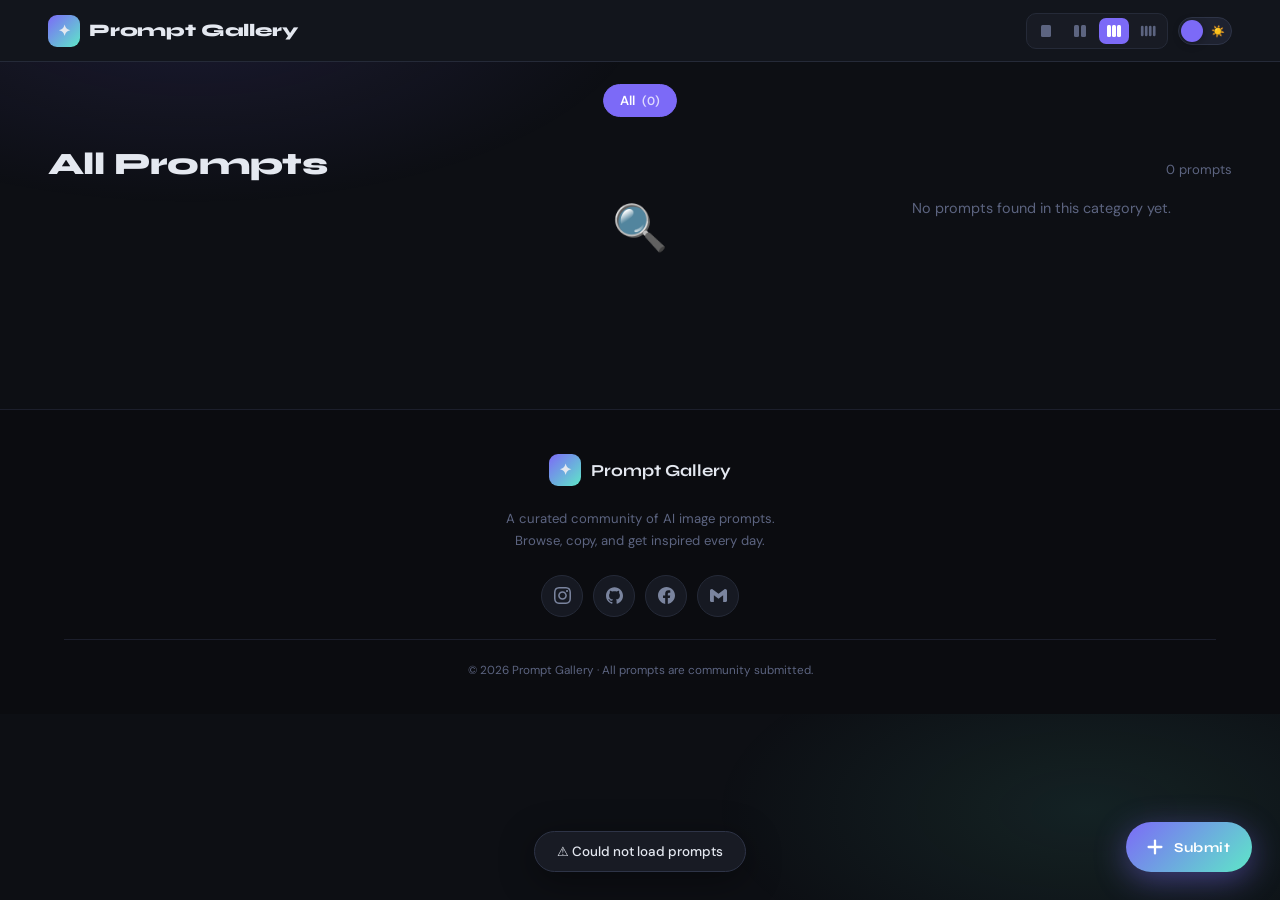
<file: index.html>
<!DOCTYPE html>
<html lang="en" data-theme="dark">
<head>
  <meta charset="UTF-8" />
  <meta name="viewport" content="width=device-width, initial-scale=1.0" />
  <title>Prompt Gallery</title>
  <link rel="preconnect" href="https://fonts.googleapis.com" />
  <link rel="stylesheet" href="style.css" />
</head>
<body data-cols="3">

  <!-- ══ TOP BAR ══════════════════════════════════════════════════ -->
  <header class="topbar">
    <a class="topbar-logo" href="#">
      <div class="logo-spark">✦</div>
      Prompt Gallery
    </a>

    <div class="topbar-right">

      <!-- Column switcher: 1 / 2 / 3 / 4 — hidden on mobile via CSS -->
      <div class="col-switcher desktop-only" role="group" aria-label="Grid columns">

        <button class="col-btn" data-col="1" title="1 column" aria-label="1 column">
          <svg viewBox="0 0 16 16" fill="none">
            <rect x="3" y="2" width="10" height="12" rx="1.5" fill="currentColor"/>
          </svg>
        </button>

        <button class="col-btn" data-col="2" title="2 columns" aria-label="2 columns">
          <svg viewBox="0 0 16 16" fill="none">
            <rect x="2" y="2" width="5" height="12" rx="1.5" fill="currentColor"/>
            <rect x="9" y="2" width="5" height="12" rx="1.5" fill="currentColor"/>
          </svg>
        </button>

        <button class="col-btn active" data-col="3" title="3 columns" aria-label="3 columns">
          <svg viewBox="0 0 16 16" fill="none">
            <rect x="1"  y="2" width="4" height="12" rx="1.5" fill="currentColor"/>
            <rect x="6"  y="2" width="4" height="12" rx="1.5" fill="currentColor"/>
            <rect x="11" y="2" width="4" height="12" rx="1.5" fill="currentColor"/>
          </svg>
        </button>

        <button class="col-btn" data-col="4" title="4 columns" aria-label="4 columns">
          <svg viewBox="0 0 18 16" fill="none">
            <rect x="1"    y="2" width="3" height="12" rx="1.5" fill="currentColor"/>
            <rect x="5.5"  y="2" width="3" height="12" rx="1.5" fill="currentColor"/>
            <rect x="10"   y="2" width="3" height="12" rx="1.5" fill="currentColor"/>
            <rect x="14.5" y="2" width="3" height="12" rx="1.5" fill="currentColor"/>
          </svg>
        </button>

      </div><!-- /col-switcher -->

      <!-- Dark / Light toggle -->
      <label class="theme-toggle" title="Toggle theme" aria-label="Toggle dark / light mode">
        <input type="checkbox" id="themeToggle" />
        <div class="toggle-track"><span>🌙</span><span>☀️</span></div>
        <div class="toggle-thumb"></div>
      </label>

    </div><!-- /topbar-right -->
  </header>

  <!-- ══ CATEGORY PILLS ════════════════════════════════════════════ -->
  <nav id="categoryPanel" class="pill-panel" aria-label="Filter categories"></nav>

  <!-- ══ SECTION HEADER ════════════════════════════════════════════ -->
  <section class="prompt-header" aria-live="polite">
    <h2 id="categoryTitle">All Prompts</h2>
    <div id="promptCount" class="prompt-count"></div>
  </section>

  <!-- ══ CARD GRID ═════════════════════════════════════════════════ -->
  <main id="promptContainer" class="prompt-grid"></main>

  <!-- ══ LOAD MORE ═════════════════════════════════════════════════ -->
  <div class="load-more-zone">
    <button class="load-more-btn" id="loadMoreBtn">
      <span id="loadMoreLabel">Load More</span>
      <svg width="16" height="16" viewBox="0 0 24 24" fill="none"
           stroke="currentColor" stroke-width="2.5"
           stroke-linecap="round" stroke-linejoin="round">
        <path d="M12 5v14M5 12l7 7 7-7"/>
      </svg>
    </button>
    <p class="load-more-info" id="loadMoreInfo"></p>
  </div>

  <!-- ══ FOOTER ════════════════════════════════════════════════════ -->
  <footer>
    <div class="footer-inner">

      <div class="footer-brand">
        <div class="logo-spark">✦</div>
        Prompt Gallery
      </div>

      <p class="footer-tagline">
        A curated community of AI image prompts.<br />
        Browse, copy, and get inspired every day.
      </p>

      <div class="social-row">
        <a href="https://www.instagram.com/shinxou" class="social-btn instagram" target="_blank" rel="noopener" aria-label="Instagram">
          <svg viewBox="0 0 24 24"><path d="M12 2.163c3.204 0 3.584.012 4.85.07 3.252.148 4.771 1.691 4.919 4.919.058 1.265.069 1.645.069 4.849 0 3.205-.012 3.584-.069 4.849-.149 3.225-1.664 4.771-4.919 4.919-1.266.058-1.644.07-4.85.07-3.204 0-3.584-.012-4.849-.07-3.26-.149-4.771-1.699-4.919-4.92-.058-1.265-.07-1.644-.07-4.849 0-3.204.013-3.583.07-4.849.149-3.227 1.664-4.771 4.919-4.919 1.266-.057 1.645-.069 4.849-.069zm0-2.163c-3.259 0-3.667.014-4.947.072-4.358.2-6.78 2.618-6.98 6.98-.059 1.281-.073 1.689-.073 4.948 0 3.259.014 3.668.072 4.948.2 4.358 2.618 6.78 6.98 6.98 1.281.058 1.689.072 4.948.072 3.259 0 3.668-.014 4.948-.072 4.354-.2 6.782-2.618 6.979-6.98.059-1.28.073-1.689.073-4.948 0-3.259-.014-3.667-.072-4.947-.196-4.354-2.617-6.78-6.979-6.98-1.281-.059-1.69-.073-4.949-.073zm0 5.838c-3.403 0-6.162 2.759-6.162 6.162s2.759 6.163 6.162 6.163 6.162-2.759 6.162-6.163c0-3.403-2.759-6.162-6.162-6.162zm0 10.162c-2.209 0-4-1.79-4-4 0-2.209 1.791-4 4-4s4 1.791 4 4c0 2.21-1.791 4-4 4zm6.406-11.845c-.796 0-1.441.645-1.441 1.44s.645 1.44 1.441 1.44c.795 0 1.439-.645 1.439-1.44s-.644-1.44-1.439-1.44z"/></svg>
        </a>
        <a href="https://github.com/sujoy-ops" class="social-btn github" target="_blank" rel="noopener" aria-label="GitHub">
          <svg viewBox="0 0 24 24"><path d="M12 .297c-6.63 0-12 5.373-12 12 0 5.303 3.438 9.8 8.205 11.385.6.113.82-.258.82-.577 0-.285-.01-1.04-.015-2.04-3.338.724-4.042-1.61-4.042-1.61C4.422 18.07 3.633 17.7 3.633 17.7c-1.087-.744.084-.729.084-.729 1.205.084 1.838 1.236 1.838 1.236 1.07 1.835 2.809 1.305 3.495.998.108-.776.417-1.305.76-1.605-2.665-.3-5.466-1.332-5.466-5.93 0-1.31.465-2.38 1.235-3.22-.135-.303-.54-1.523.105-3.176 0 0 1.005-.322 3.3 1.23.96-.267 1.98-.399 3-.405 1.02.006 2.04.138 3 .405 2.28-1.552 3.285-1.23 3.285-1.23.645 1.653.24 2.873.12 3.176.765.84 1.23 1.91 1.23 3.22 0 4.61-2.805 5.625-5.475 5.92.42.36.81 1.096.81 2.22 0 1.606-.015 2.896-.015 3.286 0 .315.21.69.825.57C20.565 22.092 24 17.592 24 12.297c0-6.627-5.373-12-12-12"/></svg>
        </a>
        <a href="https://www.facebook.com/Shinoxu.02" class="social-btn facebook" target="_blank" rel="noopener" aria-label="Facebook">
          <svg viewBox="0 0 24 24"><path d="M24 12.073c0-6.627-5.373-12-12-12s-12 5.373-12 12c0 5.99 4.388 10.954 10.125 11.854v-8.385H7.078v-3.47h3.047V9.43c0-3.007 1.792-4.669 4.533-4.669 1.312 0 2.686.235 2.686.235v2.953H15.83c-1.491 0-1.956.925-1.956 1.874v2.25h3.328l-.532 3.47h-2.796v8.385C19.612 23.027 24 18.062 24 12.073z"/></svg>
        </a>
        <a href="mailto:W3b.sujoy@gmail.com" class="social-btn gmail" aria-label="Gmail">
          <svg viewBox="0 0 24 24"><path d="M24 5.457v13.909c0 .904-.732 1.636-1.636 1.636h-3.819V11.73L12 16.64l-6.545-4.91v9.273H1.636A1.636 1.636 0 0 1 0 19.366V5.457c0-2.023 2.309-3.178 3.927-1.964L5.455 4.64 12 9.548l6.545-4.91 1.528-1.145C21.69 2.28 24 3.434 24 5.457z"/></svg>
        </a>
      </div>

      <div class="footer-divider"></div>
      <p class="footer-copy">
        © <span id="footerYear"></span> Prompt Gallery · All prompts are community submitted.
      </p>

    </div>
  </footer>

  <!-- ══ TOAST ═════════════════════════════════════════════════════ -->
  <div class="toast" id="toast" role="status" aria-live="polite"></div>

  <!-- ══ PLUS / SUBMIT FAB ═════════════════════════════════════════ -->
  <a href="submit page/submit.html" class="fab-btn" aria-label="Submit a prompt" title="Submit a Prompt">
    <svg width="22" height="22" viewBox="0 0 24 24" fill="none"
         stroke="currentColor" stroke-width="2.5"
         stroke-linecap="round" stroke-linejoin="round">
      <line x1="12" y1="5" x2="12" y2="19"/>
      <line x1="5" y1="12" x2="19" y2="12"/>
    </svg>
    <span class="fab-label">Submit</span>
  </a>

  <script src="script.js"></script>
</body>
</html>
</file>
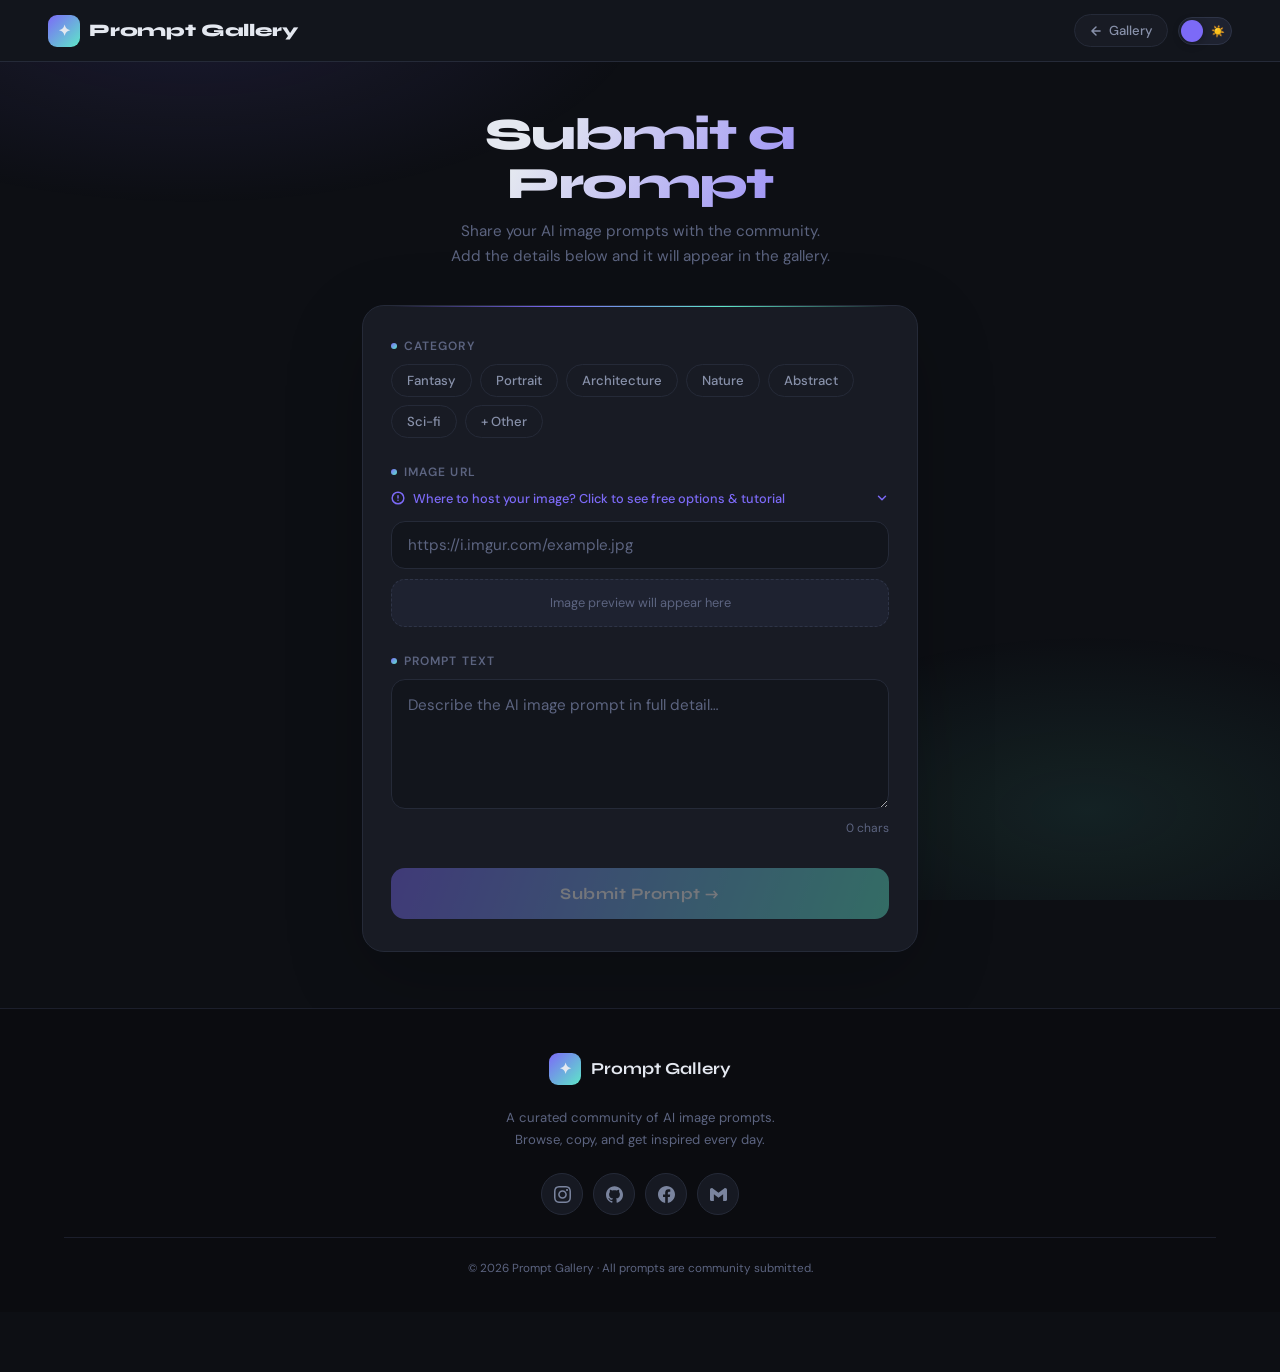
<file: Submit page/submit.html>
<!DOCTYPE html>
<html lang="en" data-theme="dark">
<head>
  <meta charset="UTF-8" />
  <meta name="viewport" content="width=device-width, initial-scale=1.0" />
  <title>Submit a Prompt — Prompt Gallery</title>
  <link rel="preconnect" href="https://fonts.googleapis.com" />
  <link href="https://fonts.googleapis.com/css2?family=Syne:wght@400;600;700;800&family=DM+Sans:wght@300;400;500&display=swap" rel="stylesheet" />
  <style>
    /* ═══════════════════════════════════════════════
       THEME TOKENS — mirrors the gallery exactly
    ═══════════════════════════════════════════════ */
    :root {
      --trans: background .35s ease, color .35s ease,
               border-color .35s ease, box-shadow .35s ease;
    }

    [data-theme="dark"] {
      --bg:           #0d0f14;
      --bg2:          #12151c;
      --surface:      #181b24;
      --surface2:     #1e2230;
      --border:       #252a38;
      --border-lt:    #2e3447;
      --text:         #e4e8f0;
      --text-muted:   #5c6480;
      --text-sub:     #8891aa;
      --accent:       #7c6af7;
      --accent2:      #5ee7c8;
      --pill-fg:      #fff;
      --input-bg:     #12151c;
      --footer-bg:    #0b0c10;
      --footer-brd:   #1c1f2c;
      --footer-text:  #e4e8f0;
      --footer-muted: #5c6480;
      --footer-sub:   #7a849e;
      --footer-card:  #161922;
      --footer-cbrd:  #252a38;
      --tog-track:    #1e2230;
      --tog-thumb:    #7c6af7;
      --glow1:        rgba(124,106,247,.13);
      --glow2:        rgba(94,231,200,.09);
      --danger:       #ff4f6a;
      --success:      #1aab6d;
    }

    [data-theme="light"] {
      --bg:           #f2f4fb;
      --bg2:          #eaecf7;
      --surface:      #ffffff;
      --surface2:     #eef0f8;
      --border:       #d9ddf0;
      --border-lt:    #c9cee5;
      --text:         #18192e;
      --text-muted:   #8b93b5;
      --text-sub:     #5c6480;
      --accent:       #6253e8;
      --accent2:      #0fa888;
      --pill-fg:      #fff;
      --input-bg:     #f2f4fb;
      --footer-bg:    #1a1d2a;
      --footer-brd:   #252838;
      --footer-text:  #e4e8f0;
      --footer-muted: #606680;
      --footer-sub:   #8891aa;
      --footer-card:  #20232e;
      --footer-cbrd:  #2e3347;
      --tog-track:    #d9ddf0;
      --tog-thumb:    #6253e8;
      --glow1:        rgba(98,83,232,.07);
      --glow2:        rgba(15,168,136,.06);
      --danger:       #e03050;
      --success:      #0fa888;
    }

    /* ═══════════════════════════════════════════════
       RESET
    ═══════════════════════════════════════════════ */
    *, *::before, *::after { box-sizing: border-box; margin: 0; padding: 0; }
    html { scroll-behavior: smooth; }

    body {
      font-family: 'DM Sans', sans-serif;
      background: var(--bg);
      color: var(--text);
      min-height: 100vh;
      overflow-x: hidden;
      transition: var(--trans);
      padding-bottom: 60px;
    }

    body::before {
      content: '';
      position: fixed; inset: 0;
      pointer-events: none; z-index: 0;
      background:
        radial-gradient(ellipse 55% 35% at 15% 0%,  var(--glow1) 0%, transparent 65%),
        radial-gradient(ellipse 45% 30% at 85% 90%, var(--glow2) 0%, transparent 65%);
      transition: var(--trans);
    }

    /* ═══════════════════════════════════════════════
       TOP BAR
    ═══════════════════════════════════════════════ */
    .topbar {
      position: sticky; top: 0; z-index: 100;
      background: var(--bg2);
      border-bottom: 1px solid var(--border);
      backdrop-filter: blur(18px);
      -webkit-backdrop-filter: blur(18px);
      display: flex; align-items: center;
      justify-content: space-between;
      padding: 0 clamp(16px, 5vw, 48px);
      height: 62px;
      transition: var(--trans);
    }

    .topbar-logo {
      font-family: 'Syne', sans-serif;
      font-size: 1.1rem; font-weight: 800; letter-spacing: -.01em;
      display: flex; align-items: center; gap: 9px;
      text-decoration: none; color: var(--text);
    }

    .logo-spark {
      width: 32px; height: 32px; border-radius: 9px;
      background: linear-gradient(135deg, var(--accent), var(--accent2));
      display: flex; align-items: center; justify-content: center;
      font-size: 15px; flex-shrink: 0;
    }

    .topbar-right { display: flex; align-items: center; gap: 10px; }

    .back-btn {
      font-family: 'DM Sans', sans-serif;
      font-size: .82rem; font-weight: 500;
      border: 1px solid var(--border);
      border-radius: 100px; padding: 7px 14px;
      background: var(--surface); color: var(--text-sub);
      cursor: pointer; text-decoration: none;
      display: flex; align-items: center; gap: 6px;
      transition: all .2s;
    }
    .back-btn:hover { border-color: var(--accent); color: var(--accent); }

    /* Toggle */
    .theme-toggle {
      position: relative; width: 54px; height: 28px;
      cursor: pointer; flex-shrink: 0;
    }
    .theme-toggle input { opacity: 0; width: 0; height: 0; position: absolute; }
    .toggle-track {
      position: absolute; inset: 0;
      background: var(--tog-track);
      border: 1px solid var(--border-lt);
      border-radius: 100px;
      display: flex; align-items: center;
      justify-content: space-between; padding: 0 6px;
      font-size: 11px;
      transition: background .3s, border-color .3s;
    }
    .toggle-thumb {
      position: absolute; top: 3px; left: 3px;
      width: 22px; height: 22px; border-radius: 50%;
      background: var(--tog-thumb);
      box-shadow: 0 2px 8px rgba(0,0,0,.3);
      transition: transform .3s cubic-bezier(.4,0,.2,1), background .3s;
    }
    .theme-toggle input:checked ~ .toggle-thumb { transform: translateX(26px); }

    /* ═══════════════════════════════════════════════
       PAGE LAYOUT
    ═══════════════════════════════════════════════ */
    .page-wrap {
      position: relative; z-index: 1;
      max-width: 620px;
      margin: 0 auto;
      padding: 48px clamp(16px, 5vw, 32px) 0;
    }

    .page-header {
      text-align: center;
      margin-bottom: 36px;
    }

    .page-header h1 {
      font-family: 'Syne', sans-serif;
      font-size: clamp(2rem, 5vw, 2.8rem);
      font-weight: 800; letter-spacing: -.03em;
      line-height: 1.1;
      background: linear-gradient(120deg, var(--text) 30%, var(--accent) 100%);
      -webkit-background-clip: text;
      -webkit-text-fill-color: transparent;
      background-clip: text;
      margin-bottom: 10px;
    }

    .page-header p {
      color: var(--text-muted);
      font-size: .95rem;
      line-height: 1.65;
    }

    /* ═══════════════════════════════════════════════
       CARD
    ═══════════════════════════════════════════════ */
    .card {
      background: var(--surface);
      border: 1px solid var(--border);
      border-radius: 22px;
      padding: 32px 28px;
      box-shadow: 0 24px 80px rgba(0,0,0,.2);
      position: relative;
      transition: var(--trans);
    }

    .card::before {
      content: '';
      position: absolute;
      top: 0; left: 28px; right: 28px; height: 1px;
      background: linear-gradient(90deg, transparent, var(--accent), var(--accent2), transparent);
    }

    /* ═══════════════════════════════════════════════
       FORM GROUPS
    ═══════════════════════════════════════════════ */
    .form-group { margin-bottom: 26px; }

    .form-label {
      display: flex; align-items: center; gap: 7px;
      font-size: .75rem; font-weight: 600;
      letter-spacing: .09em; text-transform: uppercase;
      color: var(--text-muted); margin-bottom: 10px;
    }

    .label-dot {
      width: 6px; height: 6px; border-radius: 50%;
      background: linear-gradient(135deg, var(--accent), var(--accent2));
      flex-shrink: 0;
    }

    input[type="url"],
    textarea {
      width: 100%;
      background: var(--input-bg);
      border: 1px solid var(--border);
      border-radius: 14px;
      color: var(--text);
      font-family: 'DM Sans', sans-serif;
      font-size: .95rem;
      padding: 13px 16px;
      outline: none;
      transition: border-color .2s, box-shadow .2s, background .35s;
      appearance: none;
    }

    input[type="url"]:focus,
    textarea:focus {
      border-color: var(--accent);
      box-shadow: 0 0 0 3px rgba(124,106,247,.14);
    }

    input::placeholder, textarea::placeholder { color: var(--text-muted); }

    textarea { resize: vertical; min-height: 130px; line-height: 1.65; }

    .field-meta {
      display: flex; justify-content: flex-end;
      margin-top: 6px;
    }

    .char-count {
      font-size: .75rem; color: var(--text-muted);
    }

    /* ═══════════════════════════════════════════════
       CATEGORY CHIPS
    ═══════════════════════════════════════════════ */
    .chips-wrap {
      display: flex; flex-wrap: wrap; gap: 8px;
      margin-bottom: 10px;
    }

    .chip {
      font-family: 'DM Sans', sans-serif;
      font-size: .82rem; font-weight: 500;
      padding: 7px 15px; border-radius: 100px;
      border: 1px solid var(--border);
      background: transparent; color: var(--text-sub);
      cursor: pointer; white-space: nowrap;
      transition: all .17s;
    }
    .chip:hover { border-color: var(--accent); color: var(--accent); }
    .chip.active {
      background: var(--accent); border-color: var(--accent);
      color: #fff; font-weight: 600;
    }

    /* Loading skeleton chips */
    .chip-skeleton {
      height: 34px; width: 80px; border-radius: 100px;
      background: linear-gradient(90deg, var(--surface2) 25%, var(--border) 50%, var(--surface2) 75%);
      background-size: 200% 100%;
      animation: shimmer 1.5s infinite;
    }

    @keyframes shimmer {
      from { background-position:  200% 0; }
      to   { background-position: -200% 0; }
    }

    /* Other chip input */
    #customCatWrap {
      margin-top: 10px; display: none;
    }
    #customCatWrap.visible { display: block; }
    #customCatInput {
      width: 100%;
      background: var(--input-bg);
      border: 1px solid var(--border);
      border-radius: 14px; color: var(--text);
      font-family: 'DM Sans', sans-serif; font-size: .95rem;
      padding: 11px 16px; outline: none;
      transition: border-color .2s, box-shadow .2s, background .35s;
    }
    #customCatInput:focus {
      border-color: var(--accent);
      box-shadow: 0 0 0 3px rgba(124,106,247,.14);
    }
    #customCatInput::placeholder { color: var(--text-muted); }

    /* ═══════════════════════════════════════════════
       IMAGE HOSTING EXPANDER
    ═══════════════════════════════════════════════ */
    .hosting-toggle {
      display: flex; align-items: center; gap: 8px;
      cursor: pointer;
      font-size: .8rem; color: var(--accent);
      font-weight: 500; margin-bottom: 12px;
      background: none; border: none; padding: 0;
      font-family: 'DM Sans', sans-serif;
      transition: opacity .2s;
      width: 100%;
      text-align: left;
    }
    .hosting-toggle:hover { opacity: .78; }

    .hosting-toggle .toggle-arrow {
      margin-left: auto;
      transition: transform .3s cubic-bezier(.4,0,.2,1);
      flex-shrink: 0;
    }
    .hosting-toggle.open .toggle-arrow { transform: rotate(180deg); }

    .hosting-panel {
      background: var(--surface2);
      border: 1px solid var(--border);
      border-radius: 14px;
      overflow: hidden;
      max-height: 0;
      opacity: 0;
      transition: max-height .4s cubic-bezier(.4,0,.2,1), opacity .3s, margin .3s;
      margin-bottom: 0;
    }
    .hosting-panel.open {
      max-height: 900px;
      opacity: 1;
      margin-bottom: 16px;
    }

    .hosting-inner { padding: 20px; }

    .hosting-title {
      font-family: 'Syne', sans-serif;
      font-size: .85rem; font-weight: 700;
      color: var(--text); margin-bottom: 14px;
      display: flex; align-items: center; gap: 8px;
    }

    .hosting-sites {
      display: flex; flex-direction: column; gap: 10px;
      margin-bottom: 18px;
    }

    .hosting-site {
      display: flex; align-items: flex-start; gap: 12px;
      background: var(--surface);
      border: 1px solid var(--border);
      border-radius: 12px; padding: 12px 14px;
    }

    .site-icon {
      width: 34px; height: 34px; border-radius: 8px;
      background: linear-gradient(135deg, var(--accent), var(--accent2));
      display: flex; align-items: center; justify-content: center;
      font-size: 16px; flex-shrink: 0;
    }

    .site-info { flex: 1; }

    .site-name {
      font-family: 'Syne', sans-serif;
      font-size: .82rem; font-weight: 700;
      color: var(--text); margin-bottom: 2px;
    }

    .site-desc {
      font-size: .75rem; color: var(--text-muted); line-height: 1.5;
    }

    .site-link {
      font-size: .72rem; color: var(--accent);
      text-decoration: none; font-weight: 500;
      margin-top: 4px; display: inline-block;
      transition: opacity .2s;
    }
    .site-link:hover { opacity: .72; }

    .hosting-tutorial {
      border-top: 1px solid var(--border);
      padding-top: 14px;
    }

    .tutorial-title {
      font-family: 'Syne', sans-serif;
      font-size: .8rem; font-weight: 700;
      color: var(--text); margin-bottom: 10px;
    }

    .tutorial-steps {
      display: flex; flex-direction: column; gap: 8px;
    }

    .tutorial-step {
      display: flex; align-items: flex-start; gap: 10px;
    }

    .step-num {
      width: 22px; height: 22px; border-radius: 50%;
      background: var(--accent); color: #fff;
      font-size: .7rem; font-weight: 700;
      display: flex; align-items: center; justify-content: center;
      flex-shrink: 0; margin-top: 1px;
    }

    .step-text {
      font-size: .78rem; color: var(--text-sub); line-height: 1.55;
    }

    .step-text code {
      background: var(--surface);
      border: 1px solid var(--border);
      border-radius: 5px; padding: 1px 6px;
      font-size: .72rem; color: var(--accent2);
      font-family: monospace;
    }

    /* ═══════════════════════════════════════════════
       IMAGE PREVIEW
    ═══════════════════════════════════════════════ */
    #imgPreview {
      margin-top: 10px;
      border-radius: 14px; overflow: hidden;
      background: var(--surface2);
      border: 1px dashed var(--border-lt);
      min-height: 48px;
      display: flex; align-items: center; justify-content: center;
      transition: all .3s;
    }
    #imgPreview img {
      width: 100%; max-height: 220px;
      object-fit: cover; display: block;
      border-radius: 14px;
    }
    .preview-placeholder {
      color: var(--text-muted); font-size: .8rem; padding: 14px;
    }

    /* ═══════════════════════════════════════════════
       SUBMIT BUTTON
    ═══════════════════════════════════════════════ */
    .submit-btn {
      width: 100%; padding: 16px;
      border: none; border-radius: 14px;
      background: linear-gradient(110deg, var(--accent) 0%, var(--accent2) 100%);
      color: #fff;
      font-family: 'Syne', sans-serif;
      font-size: 1rem; font-weight: 700; letter-spacing: .03em;
      cursor: pointer;
      transition: opacity .2s, transform .15s, box-shadow .2s;
      margin-top: 6px;
      position: relative; overflow: hidden;
    }
    .submit-btn:hover:not(:disabled) {
      opacity: .9; transform: translateY(-2px);
      box-shadow: 0 10px 36px rgba(124,106,247,.45);
    }
    .submit-btn:active:not(:disabled) { transform: translateY(0); }
    .submit-btn:disabled { opacity: .4; cursor: not-allowed; }

    .btn-content { display: flex; align-items: center; justify-content: center; gap: 10px; }

    .spinner {
      width: 18px; height: 18px;
      border: 2px solid rgba(255,255,255,.3);
      border-top-color: #fff;
      border-radius: 50%;
      animation: spin .7s linear infinite;
      display: none;
    }
    .submit-btn.loading .spinner { display: block; }
    .submit-btn.loading .btn-label { opacity: .7; }

    @keyframes spin { to { transform: rotate(360deg); } }

    /* ═══════════════════════════════════════════════
       STATUS BAR
    ═══════════════════════════════════════════════ */
    .status-bar {
      margin-top: 14px;
      border-radius: 14px;
      padding: 13px 16px;
      font-size: .88rem;
      display: none;
      align-items: center; gap: 10px;
      animation: fadeSlide .3s ease;
    }
    .status-bar.success {
      display: flex;
      background: rgba(26,171,109,.1);
      border: 1px solid rgba(26,171,109,.3);
      color: var(--success);
    }
    .status-bar.error {
      display: flex;
      background: rgba(255,79,106,.08);
      border: 1px solid rgba(255,79,106,.3);
      color: var(--danger);
    }

    @keyframes fadeSlide {
      from { opacity: 0; transform: translateY(6px); }
      to   { opacity: 1; transform: translateY(0); }
    }

    /* ═══════════════════════════════════════════════
       RECENT SUBMISSIONS
    ═══════════════════════════════════════════════ */
    .divider {
      height: 1px; background: var(--border);
      margin: 28px 0;
    }

    .recent-label {
      font-size: .74rem; font-weight: 600;
      letter-spacing: .08em; text-transform: uppercase;
      color: var(--text-muted); margin-bottom: 12px;
    }

    #recentList { display: flex; flex-direction: column; gap: 10px; }

    .recent-item {
      display: flex; align-items: center; gap: 12px;
      background: var(--surface2);
      border: 1px solid var(--border);
      border-radius: 12px; padding: 10px 12px;
      animation: fadeSlide .4s ease;
    }

    .recent-thumb {
      width: 40px; height: 40px; border-radius: 8px;
      object-fit: cover; background: var(--border);
      flex-shrink: 0;
    }
    .recent-thumb-placeholder {
      width: 40px; height: 40px; border-radius: 8px;
      background: var(--border);
      display: flex; align-items: center; justify-content: center;
      font-size: 18px; flex-shrink: 0;
    }
    .recent-info { flex: 1; overflow: hidden; }
    .recent-cat {
      font-size: .7rem; text-transform: uppercase;
      letter-spacing: .06em; color: var(--accent); font-weight: 600;
    }
    .recent-prompt {
      font-size: .8rem; color: var(--text-muted);
      white-space: nowrap; overflow: hidden; text-overflow: ellipsis;
    }

    /* ═══════════════════════════════════════════════
       FOOTER
    ═══════════════════════════════════════════════ */
    footer {
      background: var(--footer-bg);
      border-top: 1px solid var(--footer-brd);
      padding: 44px clamp(16px, 5vw, 64px) 36px;
      position: relative; z-index: 1;
      margin-top: 56px;
      transition: background .35s ease, border-color .35s ease;
    }

    .footer-inner {
      max-width: 1440px; margin: 0 auto;
      display: flex; flex-direction: column;
      align-items: center; gap: 22px;
    }

    .footer-brand {
      display: flex; align-items: center; gap: 10px;
      font-family: 'Syne', sans-serif;
      font-size: 1.05rem; font-weight: 700;
      color: var(--footer-text);
    }

    .footer-tagline {
      font-size: .82rem; color: var(--footer-muted);
      text-align: center; max-width: 360px; line-height: 1.7;
    }

    .social-row {
      display: flex; gap: 10px; flex-wrap: wrap; justify-content: center;
    }

    .social-btn {
      width: 42px; height: 42px; border-radius: 50%;
      background: var(--footer-card);
      border: 1px solid var(--footer-cbrd);
      display: flex; align-items: center; justify-content: center;
      text-decoration: none; color: var(--footer-sub);
      transition: color .2s, border-color .2s, background .2s, transform .15s;
    }
    .social-btn svg { width: 17px; height: 17px; fill: currentColor; }
    .social-btn:hover { transform: translateY(-3px) scale(1.08); }
    .social-btn.instagram:hover { color: #e1306c; border-color: #e1306c; background: rgba(225,48,108,.12); }
    .social-btn.github:hover    { color: #f0f0f0; border-color: #f0f0f0; background: rgba(255,255,255,.08); }
    .social-btn.facebook:hover  { color: #1877f2; border-color: #1877f2; background: rgba(24,119,242,.12); }
    .social-btn.gmail:hover     { color: #ea4335; border-color: #ea4335; background: rgba(234,67,53,.12); }

    .footer-divider { width: 100%; height: 1px; background: var(--footer-brd); }

    .footer-copy {
      font-size: .73rem; color: var(--footer-muted); text-align: center;
    }

    /* ═══════════════════════════════════════════════
       RESPONSIVE
    ═══════════════════════════════════════════════ */
    @media (max-width: 480px) {
      .card { padding: 22px 16px; }
    }
  </style>
</head>
<body>

  <!-- ══ TOP BAR ══════════════════════════════════════════════════ -->
  <header class="topbar">
    <a class="topbar-logo" href="../index.html">
      <div class="logo-spark">✦</div>
      Prompt Gallery
    </a>
    <div class="topbar-right">
      <a href="../index.html" class="back-btn">
        <svg width="14" height="14" viewBox="0 0 24 24" fill="none" stroke="currentColor" stroke-width="2.5" stroke-linecap="round" stroke-linejoin="round"><path d="M19 12H5M12 5l-7 7 7 7"/></svg>
        Gallery
      </a>
      <label class="theme-toggle" title="Toggle theme" aria-label="Toggle dark / light mode">
        <input type="checkbox" id="themeToggle" />
        <div class="toggle-track"><span>🌙</span><span>☀️</span></div>
        <div class="toggle-thumb"></div>
      </label>
    </div>
  </header>

  <!-- ══ PAGE CONTENT ══════════════════════════════════════════════ -->
  <div class="page-wrap">

    <header class="page-header">
      <h1>Submit a Prompt</h1>
      <p>Share your AI image prompts with the community.<br/>Add the details below and it will appear in the gallery.</p>
    </header>

    <div class="card">

      <!-- ── CATEGORY ─────────────────────────────── -->
      <div class="form-group">
        <div class="form-label"><span class="label-dot"></span> Category</div>
        <div class="chips-wrap" id="chipsWrap">
          <!-- Filled dynamically from API — skeletons shown while loading -->
          <div class="chip-skeleton"></div>
          <div class="chip-skeleton" style="width:100px"></div>
          <div class="chip-skeleton" style="width:70px"></div>
          <div class="chip-skeleton" style="width:90px"></div>
          <div class="chip-skeleton" style="width:60px"></div>
        </div>
        <div id="customCatWrap">
          <input type="text" id="customCatInput" placeholder="Type a new category…" />
        </div>
      </div>

      <!-- ── IMAGE URL ─────────────────────────────── -->
      <div class="form-group">
        <div class="form-label"><span class="label-dot"></span> Image URL</div>

        <!-- Image hosting helper — collapsed by default -->
        <button type="button" class="hosting-toggle" id="hostingToggle" aria-expanded="false">
          <svg width="14" height="14" viewBox="0 0 24 24" fill="none" stroke="currentColor" stroke-width="2.5" stroke-linecap="round" stroke-linejoin="round"><circle cx="12" cy="12" r="10"/><line x1="12" y1="8" x2="12" y2="12"/><line x1="12" y1="16" x2="12.01" y2="16"/></svg>
          Where to host your image? Click to see free options &amp; tutorial
          <svg class="toggle-arrow" width="14" height="14" viewBox="0 0 24 24" fill="none" stroke="currentColor" stroke-width="2.5" stroke-linecap="round" stroke-linejoin="round"><path d="M6 9l6 6 6-6"/></svg>
        </button>

        <div class="hosting-panel" id="hostingPanel">
          <div class="hosting-inner">

            <div class="hosting-title">
              <svg width="16" height="16" viewBox="0 0 24 24" fill="none" stroke="currentColor" stroke-width="2" stroke-linecap="round" stroke-linejoin="round"><rect x="3" y="3" width="18" height="18" rx="2"/><circle cx="8.5" cy="8.5" r="1.5"/><polyline points="21 15 16 10 5 21"/></svg>
              Free Image Hosting Sites
            </div>

            <div class="hosting-sites">

              <div class="hosting-site">
                <div class="site-icon">🖼️</div>
                <div class="site-info">
                  <div class="site-name">iili.io</div>
                  <div class="site-desc">Fast, simple, no account needed. Just drag & drop your image and copy the direct link.</div>
                  <a href="https://iili.io" target="_blank" rel="noopener" class="site-link">↗ Visit iili.io</a>
                </div>
              </div>

              <div class="hosting-site">
                <div class="site-icon">📷</div>
                <div class="site-info">
                  <div class="site-name">Imgur</div>
                  <div class="site-desc">One of the most popular image hosts. Free, reliable, works without an account.</div>
                  <a href="https://imgur.com/upload" target="_blank" rel="noopener" class="site-link">↗ Visit imgur.com</a>
                </div>
              </div>

              <div class="hosting-site">
                <div class="site-icon">🌐</div>
                <div class="site-info">
                  <div class="site-name">ImgBB</div>
                  <div class="site-desc">Clean interface, optional expiry, and a permanent free tier. Great for galleries.</div>
                  <a href="https://imgbb.com" target="_blank" rel="noopener" class="site-link">↗ Visit imgbb.com</a>
                </div>
              </div>

              <div class="hosting-site">
                <div class="site-icon">☁️</div>
                <div class="site-info">
                  <div class="site-name">Postimages</div>
                  <div class="site-desc">No registration needed. Provides a direct image URL right after upload.</div>
                  <a href="https://postimages.org" target="_blank" rel="noopener" class="site-link">↗ Visit postimages.org</a>
                </div>
              </div>

              <div class="hosting-site">
                <div class="site-icon">🔗</div>
                <div class="site-info">
                  <div class="site-name">Freeimage.host</div>
                  <div class="site-desc">Simple drag-and-drop host with direct links and no bandwidth limits.</div>
                  <a href="https://freeimage.host" target="_blank" rel="noopener" class="site-link">↗ Visit freeimage.host</a>
                </div>
              </div>

            </div><!-- /hosting-sites -->

            <div class="hosting-tutorial">
              <div class="tutorial-title">📖 How to get a direct image link</div>
              <div class="tutorial-steps">
                <div class="tutorial-step">
                  <div class="step-num">1</div>
                  <div class="step-text">Go to any hosting site above and click <strong>Upload</strong> or drag your image in.</div>
                </div>
                <div class="tutorial-step">
                  <div class="step-num">2</div>
                  <div class="step-text">After uploading, look for a field labelled <strong>Direct link</strong>, <strong>BB Code</strong>, or <strong>Hotlink</strong>.</div>
                </div>
                <div class="tutorial-step">
                  <div class="step-num">3</div>
                  <div class="step-text">Copy the URL — it should end in <code>.jpg</code>, <code>.png</code>, or <code>.webp</code> to render as a preview.</div>
                </div>
                <div class="tutorial-step">
                  <div class="step-num">4</div>
                  <div class="step-text">Paste the link into the Image URL field below. A live preview will appear.</div>
                </div>
              </div>
            </div>

          </div>
        </div><!-- /hosting-panel -->

        <input type="url" id="imgUrl" placeholder="https://i.imgur.com/example.jpg" />
        <div id="imgPreview">
          <span class="preview-placeholder">Image preview will appear here</span>
        </div>
      </div>

      <!-- ── PROMPT TEXT ───────────────────────────── -->
      <div class="form-group">
        <div class="form-label"><span class="label-dot"></span> Prompt Text</div>
        <textarea id="promptText" placeholder="Describe the AI image prompt in full detail…"></textarea>
        <div class="field-meta">
          <span class="char-count" id="charCount">0 chars</span>
        </div>
      </div>

      <!-- ── SUBMIT ────────────────────────────────── -->
      <button class="submit-btn" id="submitBtn" disabled>
        <span class="btn-content">
          <span class="spinner"></span>
          <span class="btn-label">Submit Prompt →</span>
        </span>
      </button>

      <div class="status-bar" id="statusBar"></div>

      <!-- Recent this session -->
      <div id="recentSection" style="display:none">
        <div class="divider"></div>
        <div class="recent-label">Submitted this session</div>
        <div id="recentList"></div>
      </div>

    </div><!-- /card -->
  </div><!-- /page-wrap -->

  <!-- ══ FOOTER ════════════════════════════════════════════════════ -->
  <footer>
    <div class="footer-inner">
      <div class="footer-brand">
        <div class="logo-spark">✦</div>
        Prompt Gallery
      </div>
      <p class="footer-tagline">
        A curated community of AI image prompts.<br/>
        Browse, copy, and get inspired every day.
      </p>
      <div class="social-row">
        <a href="https://www.instagram.com/shinxou" class="social-btn instagram" target="_blank" rel="noopener" aria-label="Instagram">
          <svg viewBox="0 0 24 24"><path d="M12 2.163c3.204 0 3.584.012 4.85.07 3.252.148 4.771 1.691 4.919 4.919.058 1.265.069 1.645.069 4.849 0 3.205-.012 3.584-.069 4.849-.149 3.225-1.664 4.771-4.919 4.919-1.266.058-1.644.07-4.85.07-3.204 0-3.584-.012-4.849-.07-3.26-.149-4.771-1.699-4.919-4.92-.058-1.265-.07-1.644-.07-4.849 0-3.204.013-3.583.07-4.849.149-3.227 1.664-4.771 4.919-4.919 1.266-.057 1.645-.069 4.849-.069zm0-2.163c-3.259 0-3.667.014-4.947.072-4.358.2-6.78 2.618-6.98 6.98-.059 1.281-.073 1.689-.073 4.948 0 3.259.014 3.668.072 4.948.2 4.358 2.618 6.78 6.98 6.98 1.281.058 1.689.072 4.948.072 3.259 0 3.668-.014 4.948-.072 4.354-.2 6.782-2.618 6.979-6.98.059-1.28.073-1.689.073-4.948 0-3.259-.014-3.667-.072-4.947-.196-4.354-2.617-6.78-6.979-6.98-1.281-.059-1.69-.073-4.949-.073zm0 5.838c-3.403 0-6.162 2.759-6.162 6.162s2.759 6.163 6.162 6.163 6.162-2.759 6.162-6.163c0-3.403-2.759-6.162-6.162-6.162zm0 10.162c-2.209 0-4-1.79-4-4 0-2.209 1.791-4 4-4s4 1.791 4 4c0 2.21-1.791 4-4 4zm6.406-11.845c-.796 0-1.441.645-1.441 1.44s.645 1.44 1.441 1.44c.795 0 1.439-.645 1.439-1.44s-.644-1.44-1.439-1.44z"/></svg>
        </a>
        <a href="https://github.com/sujoy-ops" class="social-btn github" target="_blank" rel="noopener" aria-label="GitHub">
          <svg viewBox="0 0 24 24"><path d="M12 .297c-6.63 0-12 5.373-12 12 0 5.303 3.438 9.8 8.205 11.385.6.113.82-.258.82-.577 0-.285-.01-1.04-.015-2.04-3.338.724-4.042-1.61-4.042-1.61C4.422 18.07 3.633 17.7 3.633 17.7c-1.087-.744.084-.729.084-.729 1.205.084 1.838 1.236 1.838 1.236 1.07 1.835 2.809 1.305 3.495.998.108-.776.417-1.305.76-1.605-2.665-.3-5.466-1.332-5.466-5.93 0-1.31.465-2.38 1.235-3.22-.135-.303-.54-1.523.105-3.176 0 0 1.005-.322 3.3 1.23.96-.267 1.98-.399 3-.405 1.02.006 2.04.138 3 .405 2.28-1.552 3.285-1.23 3.285-1.23.645 1.653.24 2.873.12 3.176.765.84 1.23 1.91 1.23 3.22 0 4.61-2.805 5.625-5.475 5.92.42.36.81 1.096.81 2.22 0 1.606-.015 2.896-.015 3.286 0 .315.21.69.825.57C20.565 22.092 24 17.592 24 12.297c0-6.627-5.373-12-12-12"/></svg>
        </a>
        <a href="https://www.facebook.com/Shinoxu.02" class="social-btn facebook" target="_blank" rel="noopener" aria-label="Facebook">
          <svg viewBox="0 0 24 24"><path d="M24 12.073c0-6.627-5.373-12-12-12s-12 5.373-12 12c0 5.99 4.388 10.954 10.125 11.854v-8.385H7.078v-3.47h3.047V9.43c0-3.007 1.792-4.669 4.533-4.669 1.312 0 2.686.235 2.686.235v2.953H15.83c-1.491 0-1.956.925-1.956 1.874v2.25h3.328l-.532 3.47h-2.796v8.385C19.612 23.027 24 18.062 24 12.073z"/></svg>
        </a>
        <a href="mailto:W3b.sujoy@gmail.com" class="social-btn gmail" aria-label="Gmail">
          <svg viewBox="0 0 24 24"><path d="M24 5.457v13.909c0 .904-.732 1.636-1.636 1.636h-3.819V11.73L12 16.64l-6.545-4.91v9.273H1.636A1.636 1.636 0 0 1 0 19.366V5.457c0-2.023 2.309-3.178 3.927-1.964L5.455 4.64 12 9.548l6.545-4.91 1.528-1.145C21.69 2.28 24 3.434 24 5.457z"/></svg>
        </a>
      </div>
      <div class="footer-divider"></div>
      <p class="footer-copy">
        © <span id="footerYear"></span> Prompt Gallery · All prompts are community submitted.
      </p>
    </div>
  </footer>

  <script>
  /* ════════════════════════════════════════════════
     CONFIG
  ════════════════════════════════════════════════ */
  const SCRIPT_URL = 'https://script.google.com/macros/s/AKfycby7eYzloBaEPNkc_K8rPZqJ08XV0tWAmcrk6xP87WAyO92UHAz-FoW_Xt1knOwyrUSE/exec';

  /* ════════════════════════════════════════════════
     THEME — synced with gallery localStorage key
  ════════════════════════════════════════════════ */
  const $toggle = document.getElementById('themeToggle');

  (function initTheme() {
    const saved = localStorage.getItem('pg-theme') || 'dark';
    document.documentElement.setAttribute('data-theme', saved);
    $toggle.checked = (saved === 'light');
  })();

  $toggle.addEventListener('change', () => {
    const next = $toggle.checked ? 'light' : 'dark';
    document.documentElement.setAttribute('data-theme', next);
    localStorage.setItem('pg-theme', next);
  });

  /* ════════════════════════════════════════════════
     FOOTER YEAR
  ════════════════════════════════════════════════ */
  document.getElementById('footerYear').textContent = new Date().getFullYear();

  /* ════════════════════════════════════════════════
     STATE
  ════════════════════════════════════════════════ */
  let selectedCategory   = '';
  let sessionSubmissions = [];

  /* ════════════════════════════════════════════════
     DOM REFS
  ════════════════════════════════════════════════ */
  const chipsWrap      = document.getElementById('chipsWrap');
  const customCatWrap  = document.getElementById('customCatWrap');
  const customCatInput = document.getElementById('customCatInput');
  const imgUrlInput    = document.getElementById('imgUrl');
  const imgPreview     = document.getElementById('imgPreview');
  const promptTextarea = document.getElementById('promptText');
  const charCount      = document.getElementById('charCount');
  const submitBtn      = document.getElementById('submitBtn');
  const statusBar      = document.getElementById('statusBar');
  const recentSection  = document.getElementById('recentSection');
  const recentList     = document.getElementById('recentList');
  const hostingToggle  = document.getElementById('hostingToggle');
  const hostingPanel   = document.getElementById('hostingPanel');

  /* ════════════════════════════════════════════════
     IMAGE HOSTING EXPANDER
  ════════════════════════════════════════════════ */
  hostingToggle.addEventListener('click', () => {
    const open = hostingPanel.classList.toggle('open');
    hostingToggle.classList.toggle('open', open);
    hostingToggle.setAttribute('aria-expanded', String(open));
  });

  /* ════════════════════════════════════════════════
     FETCH CATEGORIES FROM SHEET API
  ════════════════════════════════════════════════ */
  async function loadCategories() {
    try {
      const res  = await fetch(SCRIPT_URL);
      const data = await res.json();

      // Count unique categories from the sheet
      const counts = {};
      if (Array.isArray(data)) {
        data.forEach(row => {
          const cat = (row.category || '').trim().toLowerCase();
          if (cat) counts[cat] = (counts[cat] || 0) + 1;
        });
      }

      const categories = Object.keys(counts).sort();
      renderChips(categories);
    } catch (e) {
      console.error('Could not load categories:', e);
      // Fallback chips if API fails
      renderChips(['fantasy', 'portrait', 'architecture', 'nature', 'abstract', 'sci-fi']);
    }
  }

  function renderChips(categories) {
    chipsWrap.innerHTML = '';

    categories.forEach(cat => {
      const btn = document.createElement('button');
      btn.type = 'button';
      btn.className = 'chip';
      btn.textContent = cap(cat);
      btn.dataset.value = cat;
      btn.addEventListener('click', () => selectChip(btn, cat));
      chipsWrap.appendChild(btn);
    });

    // "Other" chip always last
    const otherBtn = document.createElement('button');
    otherBtn.type = 'button';
    otherBtn.className = 'chip';
    otherBtn.textContent = '+ Other';
    otherBtn.dataset.value = 'other';
    otherBtn.addEventListener('click', () => {
      selectChip(otherBtn, 'other');
      customCatWrap.classList.add('visible');
      customCatInput.focus();
      selectedCategory = customCatInput.value.trim();
      validate();
    });
    chipsWrap.appendChild(otherBtn);
  }

  function selectChip(btn, cat) {
    chipsWrap.querySelectorAll('.chip').forEach(c => c.classList.remove('active'));
    btn.classList.add('active');

    if (cat === 'other') {
      customCatWrap.classList.add('visible');
      selectedCategory = customCatInput.value.trim();
    } else {
      customCatWrap.classList.remove('visible');
      selectedCategory = cat;
    }
    validate();
  }

  customCatInput.addEventListener('input', () => {
    selectedCategory = customCatInput.value.trim();
    validate();
  });

  /* ════════════════════════════════════════════════
     IMAGE PREVIEW
  ════════════════════════════════════════════════ */
  let previewTimer;
  imgUrlInput.addEventListener('input', () => {
    clearTimeout(previewTimer);
    previewTimer = setTimeout(() => {
      const url = imgUrlInput.value.trim();
      if (!url) {
        imgPreview.innerHTML = '<span class="preview-placeholder">Image preview will appear here</span>';
        validate(); return;
      }
      const img = new Image();
      img.onload = () => {
        imgPreview.innerHTML = '';
        imgPreview.appendChild(img);
        validate();
      };
      img.onerror = () => {
        imgPreview.innerHTML = '<span class="preview-placeholder" style="color:var(--danger)">⚠ Could not load image — check the URL</span>';
        validate();
      };
      img.src = url;
    }, 500);
  });

  /* ════════════════════════════════════════════════
     CHAR COUNTER
  ════════════════════════════════════════════════ */
  promptTextarea.addEventListener('input', () => {
    const len = promptTextarea.value.length;
    charCount.textContent = `${len} chars`;
    charCount.className = 'char-count';
    validate();
  });

  /* ════════════════════════════════════════════════
     VALIDATION
  ════════════════════════════════════════════════ */
  function getCategory() {
    if (customCatWrap.classList.contains('visible')) return customCatInput.value.trim();
    return selectedCategory;
  }

  function validate() {
    const cat    = getCategory();
    const url    = imgUrlInput.value.trim();
    const prompt = promptTextarea.value.trim();
    submitBtn.disabled = !(cat && url && prompt);
  }

  /* ════════════════════════════════════════════════
     SUBMIT
  ════════════════════════════════════════════════ */
  submitBtn.addEventListener('click', async () => {
    const category = getCategory();
    const img      = imgUrlInput.value.trim();
    const prompt   = promptTextarea.value.trim();
    if (!category || !img || !prompt) return;

    submitBtn.classList.add('loading');
    submitBtn.disabled = true;
    hideStatus();

    try {
      await fetch(SCRIPT_URL, {
        method: 'POST',
        mode: 'no-cors',
        headers: { 'Content-Type': 'application/json' },
        body: JSON.stringify({ category, img, prompt })
      });

      showStatus('success', '✓ Prompt submitted! It will appear in the gallery shortly.');
      addToRecent({ category, img, prompt });
      resetForm();

    } catch (err) {
      showStatus('error', '✗ Submission failed. Check your connection and try again.');
    } finally {
      submitBtn.classList.remove('loading');
      validate();
    }
  });

  /* ════════════════════════════════════════════════
     HELPERS
  ════════════════════════════════════════════════ */
  function resetForm() {
    chipsWrap.querySelectorAll('.chip').forEach(c => c.classList.remove('active'));
    customCatWrap.classList.remove('visible');
    customCatInput.value = '';
    imgUrlInput.value = '';
    promptTextarea.value = '';
    charCount.textContent = '0 chars';
    charCount.className = 'char-count';
    imgPreview.innerHTML = '<span class="preview-placeholder">Image preview will appear here</span>';
    selectedCategory = '';
  }

  function showStatus(type, message) {
    statusBar.className = `status-bar ${type}`;
    statusBar.innerHTML = `<span>${message}</span>`;
    setTimeout(hideStatus, 5000);
  }
  function hideStatus() { statusBar.className = 'status-bar'; }

  function addToRecent({ category, img, prompt }) {
    sessionSubmissions.unshift({ category, img, prompt });
    recentSection.style.display = 'block';
    recentList.innerHTML = '';
    sessionSubmissions.slice(0, 5).forEach(item => {
      const el = document.createElement('div');
      el.className = 'recent-item';
      const thumb = item.img
        ? `<img class="recent-thumb" src="${item.img}" alt="" onerror="this.style.display='none'">`
        : `<div class="recent-thumb-placeholder">✦</div>`;
      el.innerHTML = `${thumb}
        <div class="recent-info">
          <div class="recent-cat">${item.category}</div>
          <div class="recent-prompt">${item.prompt}</div>
        </div>`;
      recentList.appendChild(el);
    });
  }

  const cap = s => s ? s.charAt(0).toUpperCase() + s.slice(1) : '';

  /* ════════════════════════════════════════════════
     INIT
  ════════════════════════════════════════════════ */
  loadCategories();
  </script>
</body>
</html>
</file>
<file: style.css>
@import url('https://fonts.googleapis.com/css2?family=Syne:wght@400;600;700;800&family=DM+Sans:wght@300;400;500&display=swap');

/* ════════════════════════════════════════════════
   THEME TOKENS
════════════════════════════════════════════════ */
:root {
  --trans: background .35s ease, color .35s ease,
           border-color .35s ease, box-shadow .35s ease;
}

[data-theme="dark"] {
  --bg:           #0d0f14;
  --bg2:          #12151c;
  --surface:      #181b24;
  --surface2:     #1e2230;
  --border:       #252a38;
  --border-lt:    #2e3447;
  --text:         #e4e8f0;
  --text-muted:   #5c6480;
  --text-sub:     #8891aa;
  --accent:       #7c6af7;
  --accent2:      #5ee7c8;
  --pill-fg:      #fff;
  --card-sh:      0 4px 24px rgba(0,0,0,.45);
  --card-sh-h:    0 14px 44px rgba(0,0,0,.65);
  --copy-bg:      #7c6af7;
  --copy-hov:     #6a57f0;
  --load-bg:      linear-gradient(135deg,#7c6af7,#5ee7c8);
  --footer-bg:    #0b0c10;
  --footer-brd:   #1c1f2c;
  --footer-text:  #e4e8f0;
  --footer-muted: #5c6480;
  --footer-sub:   #7a849e;
  --footer-card:  #161922;
  --footer-cbrd:  #252a38;
  --tog-track:    #1e2230;
  --tog-thumb:    #7c6af7;
  --glow1:        rgba(124,106,247,.13);
  --glow2:        rgba(94,231,200,.09);
  --fab-bg:       linear-gradient(135deg,#7c6af7,#5ee7c8);
  --fab-sh:       0 8px 32px rgba(124,106,247,.45);
}

[data-theme="light"] {
  --bg:           #f2f4fb;
  --bg2:          #eaecf7;
  --surface:      #ffffff;
  --surface2:     #eef0f8;
  --border:       #d9ddf0;
  --border-lt:    #c9cee5;
  --text:         #18192e;
  --text-muted:   #8b93b5;
  --text-sub:     #5c6480;
  --accent:       #6253e8;
  --accent2:      #0fa888;
  --pill-fg:      #fff;
  --card-sh:      0 2px 16px rgba(30,35,80,.09);
  --card-sh-h:    0 10px 36px rgba(30,35,80,.18);
  --copy-bg:      #6253e8;
  --copy-hov:     #513fd6;
  --load-bg:      linear-gradient(135deg,#6253e8,#0fa888);
  /* Footer stays dark even in light mode — matches your original design intent */
  --footer-bg:    #1a1d2a;
  --footer-brd:   #252838;
  --footer-text:  #e4e8f0;
  --footer-muted: #606680;
  --footer-sub:   #8891aa;
  --footer-card:  #20232e;
  --footer-cbrd:  #2e3347;
  --tog-track:    #d9ddf0;
  --tog-thumb:    #6253e8;
  --glow1:        rgba(98,83,232,.07);
  --glow2:        rgba(15,168,136,.06);
  --fab-bg:       linear-gradient(135deg,#6253e8,#0fa888);
  --fab-sh:       0 8px 32px rgba(98,83,232,.35);
}

/* ════════════════════════════════════════════════
   RESET
════════════════════════════════════════════════ */
*, *::before, *::after { box-sizing: border-box; margin: 0; padding: 0; }
html { scroll-behavior: smooth; }

body {
  font-family: 'DM Sans', sans-serif;
  background: var(--bg);
  color: var(--text);
  min-height: 100vh;
  overflow-x: hidden;
  transition: var(--trans);
}

body::before {
  content: '';
  position: fixed; inset: 0;
  pointer-events: none; z-index: 0;
  background:
    radial-gradient(ellipse 55% 35% at 15% 0%,  var(--glow1) 0%, transparent 65%),
    radial-gradient(ellipse 45% 30% at 85% 90%, var(--glow2) 0%, transparent 65%);
  transition: var(--trans);
}

/* ════════════════════════════════════════════════
   TOP BAR
════════════════════════════════════════════════ */
.topbar {
  position: sticky; top: 0; z-index: 100;
  background: var(--bg2);
  border-bottom: 1px solid var(--border);
  backdrop-filter: blur(18px);
  -webkit-backdrop-filter: blur(18px);
  display: flex; align-items: center;
  justify-content: space-between;
  padding: 0 clamp(16px, 5vw, 48px);
  height: 62px;
  transition: var(--trans);
}

.topbar-logo {
  font-family: 'Syne', sans-serif;
  font-size: 1.1rem; font-weight: 800; letter-spacing: -.01em;
  display: flex; align-items: center; gap: 9px;
  text-decoration: none; color: var(--text);
}

.logo-spark {
  width: 32px; height: 32px; border-radius: 9px;
  background: linear-gradient(135deg, var(--accent), var(--accent2));
  display: flex; align-items: center; justify-content: center;
  font-size: 15px; flex-shrink: 0;
}

.topbar-right {
  display: flex; align-items: center; gap: 10px;
}

/* ── Column switcher — hidden on mobile ─────── */
.col-switcher {
  display: flex; align-items: center; gap: 4px;
  background: var(--surface);
  border: 1px solid var(--border);
  border-radius: 10px; padding: 4px;
  transition: var(--trans);
}

/* Hide 3-col and 4-col buttons on mobile */
@media (max-width: 700px) {
  .col-switcher.desktop-only {
    display: none;
  }
}

.col-btn {
  width: 30px; height: 26px;
  border: none; border-radius: 7px;
  background: transparent; color: var(--text-muted);
  cursor: pointer;
  display: flex; align-items: center; justify-content: center;
  transition: background .15s, color .15s;
  padding: 0;
}
.col-btn:hover  { background: var(--surface2); color: var(--text); }
.col-btn.active { background: var(--accent); color: #fff; }
.col-btn svg    { width: 16px; height: 16px; display: block; }

/* ── Dark / Light toggle ────────────────────── */
.theme-toggle {
  position: relative; width: 54px; height: 28px;
  cursor: pointer; flex-shrink: 0;
}
.theme-toggle input { opacity: 0; width: 0; height: 0; position: absolute; }

.toggle-track {
  position: absolute; inset: 0;
  background: var(--tog-track);
  border: 1px solid var(--border-lt);
  border-radius: 100px;
  display: flex; align-items: center;
  justify-content: space-between; padding: 0 6px;
  font-size: 11px;
  transition: background .3s, border-color .3s;
}

.toggle-thumb {
  position: absolute; top: 3px; left: 3px;
  width: 22px; height: 22px; border-radius: 50%;
  background: var(--tog-thumb);
  box-shadow: 0 2px 8px rgba(0,0,0,.3);
  transition: transform .3s cubic-bezier(.4,0,.2,1), background .3s;
}
.theme-toggle input:checked ~ .toggle-thumb { transform: translateX(26px); }

/* ════════════════════════════════════════════════
   CATEGORY PILLS
════════════════════════════════════════════════ */
.pill-panel {
  position: relative; z-index: 1;
  display: flex; justify-content: center;
  gap: 8px; flex-wrap: wrap;
  padding: 22px clamp(12px, 4vw, 40px) 6px;
}

.pill-btn {
  font-family: 'DM Sans', sans-serif;
  font-size: .82rem; font-weight: 500;
  border: 1px solid var(--border);
  border-radius: 100px; padding: 7px 16px;
  background: var(--surface); color: var(--text-sub);
  cursor: pointer; white-space: nowrap;
  transition: all .2s;
}
.pill-btn:hover:not(.selected) {
  border-color: var(--accent); color: var(--accent);
  background: var(--surface2);
}
.pill-btn.selected {
  background: var(--accent); border-color: var(--accent);
  color: var(--pill-fg); font-weight: 600;
}
.pill-count { font-size: .74rem; opacity: .75; margin-left: 4px; }

/* ════════════════════════════════════════════════
   SECTION HEADER
════════════════════════════════════════════════ */
.prompt-header {
  position: relative; z-index: 1;
  display: flex; align-items: baseline;
  justify-content: space-between; flex-wrap: wrap;
  gap: 6px; max-width: 1440px;
  margin: 22px auto 4px;
  padding: 0 clamp(16px, 5vw, 48px);
}

.prompt-header h2 {
  font-family: 'Syne', sans-serif;
  font-size: clamp(1.45rem, 3vw, 1.95rem);
  font-weight: 800; letter-spacing: -.02em;
  color: var(--text);
}

.prompt-count { font-size: .82rem; color: var(--text-muted); }

/* ════════════════════════════════════════════════
   MASONRY GRID
════════════════════════════════════════════════ */
.prompt-grid {
  position: relative; z-index: 1;
  max-width: 1440px;
  margin: 16px auto 0;
  padding: 0 clamp(16px, 5vw, 48px) 32px;
  column-gap: 20px;
}

body[data-cols="1"] .prompt-grid { column-count: 1; }
body[data-cols="2"] .prompt-grid { column-count: 2; }
body[data-cols="3"] .prompt-grid { column-count: 3; }
body[data-cols="4"] .prompt-grid { column-count: 4; }

/* On mobile, always max 2 columns regardless of saved preference */
@media (max-width: 700px) {
  body[data-cols="3"] .prompt-grid,
  body[data-cols="4"] .prompt-grid { column-count: 2; }
}
@media (max-width: 420px) {
  .prompt-grid { column-count: 1 !important; }
}

/* ════════════════════════════════════════════════
   CARD
════════════════════════════════════════════════ */
.card {
  background: var(--surface);
  border: 1px solid var(--border);
  border-radius: 18px; overflow: hidden;
  display: inline-block;
  width: 100%;
  break-inside: avoid;
  -webkit-column-break-inside: avoid;
  margin-bottom: 20px;
  box-shadow: var(--card-sh);
  transition:
    transform .28s cubic-bezier(.4,0,.2,1),
    box-shadow .28s ease,
    background .35s ease,
    border-color .35s ease;
  animation: cardIn .38s ease both;
}
.card:hover {
  transform: translateY(-5px) scale(1.01);
  box-shadow: var(--card-sh-h);
}

@keyframes cardIn {
  from { opacity: 0; transform: translateY(18px); }
  to   { opacity: 1; transform: translateY(0); }
}

.card-img-wrap {
  position: relative; overflow: hidden;
  background: var(--surface2);
  min-height: 60px;
}

.card-img-wrap.loading {
  min-height: 160px;
  background: linear-gradient(
    90deg, var(--surface2) 25%, var(--border) 50%, var(--surface2) 75%
  );
  background-size: 200% 100%;
  animation: shimmer 1.5s infinite;
}

@keyframes shimmer {
  from { background-position:  200% 0; }
  to   { background-position: -200% 0; }
}

.card-img-wrap img {
  width: 100%; height: auto; display: block;
  transition: transform .5s ease;
}
.card:hover .card-img-wrap img { transform: scale(1.05); }

.card-badge {
  position: absolute; top: 10px; left: 10px;
  background: rgba(0,0,0,.52);
  backdrop-filter: blur(8px);
  -webkit-backdrop-filter: blur(8px);
  color: #fff; font-size: .67rem; font-weight: 600;
  letter-spacing: .07em; text-transform: uppercase;
  padding: 4px 10px; border-radius: 100px;
  border: 1px solid rgba(255,255,255,.14);
}

.card-content {
  padding: 14px 16px 16px;
  display: flex; flex-direction: column; gap: 10px;
  transition: background .35s ease;
}

.prompt-text {
  font-size: .84rem; color: var(--text-sub); line-height: 1.58;
  display: -webkit-box;
  -webkit-line-clamp: 3;
  -webkit-box-orient: vertical;
  overflow: hidden; word-break: break-word;
  transition: color .2s;
}
.prompt-text.expanded { -webkit-line-clamp: unset; display: block; }

.card-actions {
  display: flex; align-items: center;
  justify-content: space-between; gap: 8px;
  margin-top: auto;
}

.copy-btn {
  font-family: 'DM Sans', sans-serif;
  font-size: .8rem; font-weight: 600;
  background: var(--copy-bg); color: #fff;
  border: none; padding: 8px 15px;
  border-radius: 10px; cursor: pointer;
  display: flex; align-items: center; gap: 6px;
  transition: background .2s, transform .15s;
}
.copy-btn:hover  { background: var(--copy-hov); transform: scale(1.04); }
.copy-btn:active { transform: scale(.97); }
.copy-btn.copied { background: #1aab6d; }

.expand-btn {
  font-size: .74rem; color: var(--text-muted);
  background: none; border: none; cursor: pointer;
  padding: 4px 2px; white-space: nowrap;
  transition: color .2s;
}
.expand-btn:hover { color: var(--accent); }

/* ════════════════════════════════════════════════
   SKELETON
════════════════════════════════════════════════ */
.skeleton-card {
  background: var(--surface);
  border: 1px solid var(--border);
  border-radius: 18px; overflow: hidden;
  display: inline-block; width: 100%;
  break-inside: avoid; margin-bottom: 20px;
}
.sk-img {
  height: 180px;
  background: linear-gradient(90deg, var(--surface2) 25%, var(--border) 50%, var(--surface2) 75%);
  background-size: 200% 100%;
  animation: shimmer 1.5s infinite;
}
.sk-body { padding: 14px 16px 16px; display: flex; flex-direction: column; gap: 10px; }
.sk-line {
  height: 12px; border-radius: 6px;
  background: linear-gradient(90deg, var(--surface2) 25%, var(--border) 50%, var(--surface2) 75%);
  background-size: 200% 100%;
  animation: shimmer 1.5s infinite;
}
.sk-line.s   { width: 60%; }
.sk-line.xs  { width: 38%; }
.sk-line.btn { width: 88px; height: 32px; border-radius: 10px; margin-top: 4px; }

/* ════════════════════════════════════════════════
   EMPTY STATE
════════════════════════════════════════════════ */
.empty-state {
  display: flex; flex-direction: column;
  align-items: center; justify-content: center;
  padding: 80px 20px; gap: 14px;
  color: var(--text-muted);
}
.empty-state .icon { font-size: 2.8rem; }
.empty-state p     { font-size: .9rem; }

/* ════════════════════════════════════════════════
   LOAD MORE
════════════════════════════════════════════════ */
.load-more-zone {
  position: relative; z-index: 1;
  display: flex; flex-direction: column;
  align-items: center; gap: 12px;
  padding: 0 16px 80px;
}

.load-more-btn {
  font-family: 'Syne', sans-serif;
  font-size: .94rem; font-weight: 700; letter-spacing: .02em;
  background: var(--load-bg); color: #fff;
  border: none; padding: 14px 44px;
  border-radius: 100px; cursor: pointer;
  display: none; align-items: center; gap: 10px;
  box-shadow: 0 4px 28px rgba(124,106,247,.32);
  transition: opacity .2s, transform .2s, box-shadow .2s;
}
.load-more-btn.visible { display: flex; }
.load-more-btn:hover {
  opacity: .88; transform: translateY(-3px);
  box-shadow: 0 10px 40px rgba(124,106,247,.46);
}
.load-more-btn:active { transform: translateY(0); }

.load-more-info { font-size: .78rem; color: var(--text-muted); }

/* ════════════════════════════════════════════════
   TOAST
════════════════════════════════════════════════ */
.toast {
  position: fixed; bottom: 28px; left: 50%;
  transform: translateX(-50%) translateY(80px);
  background: var(--surface);
  border: 1px solid var(--border-lt);
  color: var(--text);
  font-size: .84rem; font-weight: 500;
  padding: 11px 22px; border-radius: 100px;
  box-shadow: 0 8px 36px rgba(0,0,0,.4);
  z-index: 999; pointer-events: none;
  opacity: 0; white-space: nowrap;
  transition: transform .3s cubic-bezier(.4,0,.2,1), opacity .3s;
}
.toast.show {
  transform: translateX(-50%) translateY(0);
  opacity: 1;
}

/* ════════════════════════════════════════════════
   FAB — Floating Action Button (Submit Prompt)
════════════════════════════════════════════════ */
.fab-btn {
  position: fixed;
  bottom: 28px;
  right: 28px;
  z-index: 200;
  background: var(--fab-bg);
  color: #fff;
  border: none;
  border-radius: 100px;
  padding: 14px 22px 14px 18px;
  display: flex;
  align-items: center;
  gap: 8px;
  font-family: 'Syne', sans-serif;
  font-size: .9rem;
  font-weight: 700;
  letter-spacing: .03em;
  text-decoration: none;
  box-shadow: var(--fab-sh);
  cursor: pointer;
  transition: transform .25s cubic-bezier(.4,0,.2,1), box-shadow .25s, opacity .2s;
  animation: fabPop .5s cubic-bezier(.34,1.56,.64,1) both;
}

.fab-btn:hover {
  transform: translateY(-4px) scale(1.05);
  box-shadow: 0 16px 48px rgba(124,106,247,.6);
}

.fab-btn:active { transform: scale(.96); }

.fab-label {
  font-size: .85rem;
}

@keyframes fabPop {
  from { opacity: 0; transform: scale(.6) translateY(20px); }
  to   { opacity: 1; transform: scale(1) translateY(0); }
}

/* On very small screens — icon only */
@media (max-width: 380px) {
  .fab-label { display: none; }
  .fab-btn { padding: 16px; border-radius: 50%; }
}

/* ════════════════════════════════════════════════
   FOOTER  —  uses --footer-* vars (always dark)
════════════════════════════════════════════════ */
footer {
  background: var(--footer-bg);
  border-top: 1px solid var(--footer-brd);
  padding: 44px clamp(16px, 5vw, 64px) 36px;
  position: relative; z-index: 1;
  transition: background .35s ease, border-color .35s ease;
}

.footer-inner {
  max-width: 1440px; margin: 0 auto;
  display: flex; flex-direction: column;
  align-items: center; gap: 22px;
}

.footer-brand {
  display: flex; align-items: center; gap: 10px;
  font-family: 'Syne', sans-serif;
  font-size: 1.05rem; font-weight: 700;
  color: var(--footer-text);
  transition: color .35s ease;
}

.footer-tagline {
  font-size: .82rem; color: var(--footer-muted);
  text-align: center; max-width: 360px; line-height: 1.7;
  transition: color .35s ease;
}

.social-row {
  display: flex; gap: 10px;
  flex-wrap: wrap; justify-content: center;
}

.social-btn {
  width: 42px; height: 42px; border-radius: 50%;
  background: var(--footer-card);
  border: 1px solid var(--footer-cbrd);
  display: flex; align-items: center; justify-content: center;
  text-decoration: none; color: var(--footer-sub);
  transition: color .2s, border-color .2s, background .2s, transform .15s;
}
.social-btn svg {
  width: 17px; height: 17px;
  fill: currentColor;
}
.social-btn:hover { transform: translateY(-3px) scale(1.08); }
.social-btn.instagram:hover { color: #e1306c; border-color: #e1306c; background: rgba(225,48,108,.12); }
.social-btn.github:hover    { color: #f0f0f0; border-color: #f0f0f0; background: rgba(255,255,255,.08); }
.social-btn.facebook:hover  { color: #1877f2; border-color: #1877f2; background: rgba(24,119,242,.12); }
.social-btn.gmail:hover     { color: #ea4335; border-color: #ea4335; background: rgba(234,67,53,.12); }

.footer-divider {
  width: 100%; height: 1px;
  background: var(--footer-brd);
  transition: background .35s ease;
}

.footer-copy {
  font-size: .73rem; color: var(--footer-muted);
  text-align: center;
  transition: color .35s ease;
}
</file>
